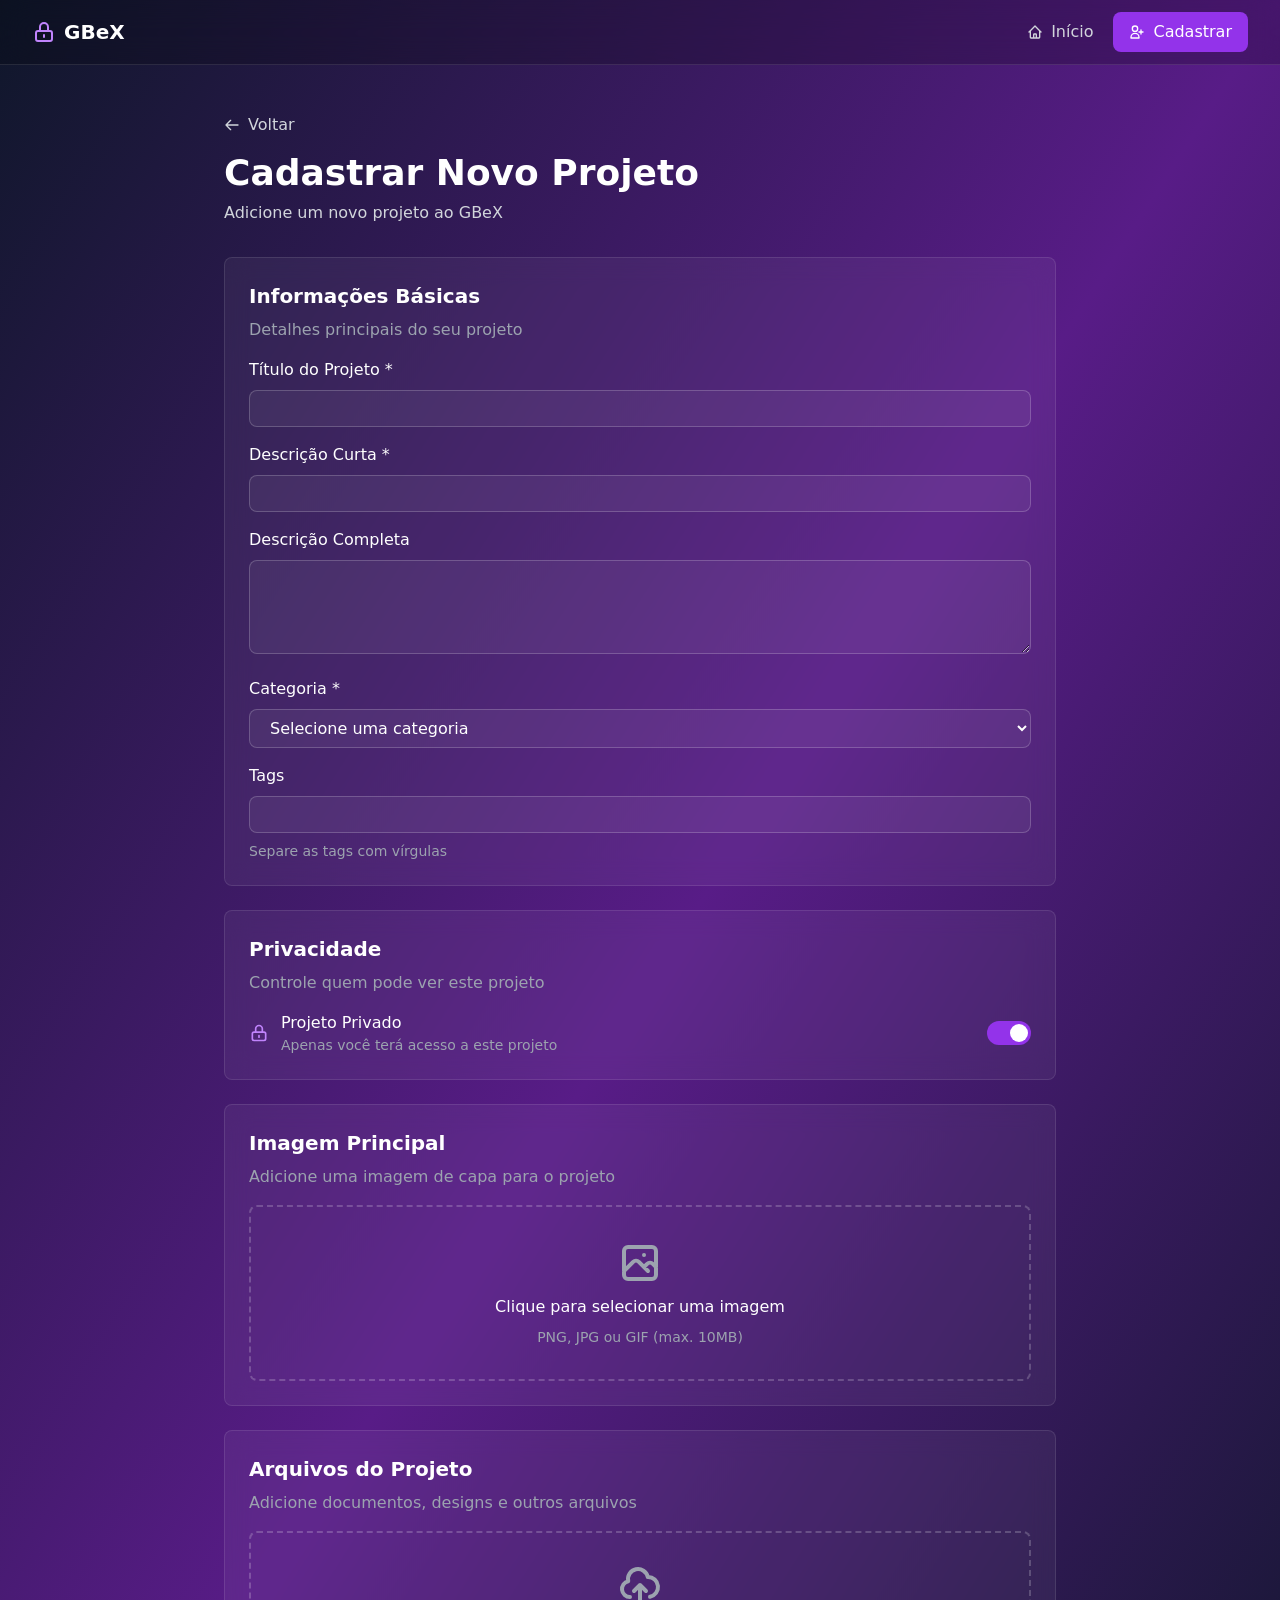
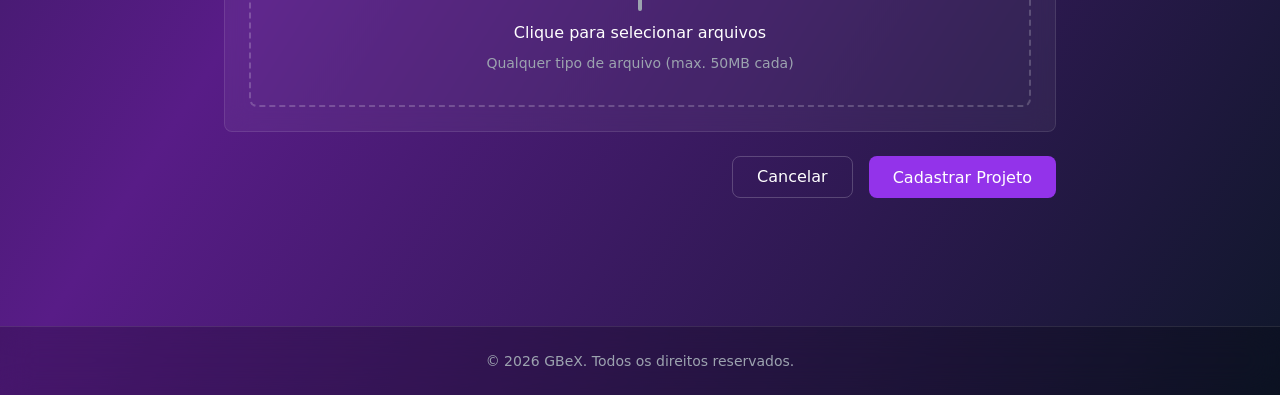
<file: register.html>
<!DOCTYPE html>
<html lang="pt-BR">
<head>
    <meta charset="UTF-8">
    <meta name="viewport" content="width=device-width, initial-scale=1.0">
    <title>GBeX - Cadastrar Projeto</title>
    <link rel="stylesheet" href="styles.css">
</head>
<body>
    <!-- Navigation -->
    <nav class="border-b border-white/10 bg-black/20 backdrop-blur-lg">
        <div class="max-w-7xl mx-auto px-4 sm:px-6 lg:px-8">
            <div class="flex items-center justify-between h-16">
                <div class="flex items-center gap-2">
                    <svg class="w-6 h-6 text-purple-400" fill="none" stroke="currentColor" viewBox="0 0 24 24">
                        <path stroke-linecap="round" stroke-linejoin="round" stroke-width="2" d="M12 15v2m-6 4h12a2 2 0 002-2v-6a2 2 0 00-2-2H6a2 2 0 00-2 2v6a2 2 0 002 2zm10-10V7a4 4 0 00-8 0v4h8z"></path>
                    </svg>
                    <span class="font-semibold text-white text-xl">GBeX</span>
                </div>
                <div class="flex gap-1">
                    <a href="index.html" class="flex items-center gap-2 px-4 py-2 rounded-lg text-gray-300 hover:bg-white/10 hover:text-white transition-colors">
                        <svg class="w-4 h-4" fill="none" stroke="currentColor" viewBox="0 0 24 24">
                            <path stroke-linecap="round" stroke-linejoin="round" stroke-width="2" d="M3 12l2-2m0 0l7-7 7 7M5 10v10a1 1 0 001 1h3m10-11l2 2m-2-2v10a1 1 0 01-1 1h-3m-6 0a1 1 0 001-1v-4a1 1 0 011-1h2a1 1 0 011 1v4a1 1 0 001 1m-6 0h6"></path>
                        </svg>
                        <span class="hidden sm:inline">Início</span>
                    </a>
                    <a href="register.html" class="flex items-center gap-2 px-4 py-2 rounded-lg bg-purple-600 text-white">
                        <svg class="w-4 h-4" fill="none" stroke="currentColor" viewBox="0 0 24 24">
                            <path stroke-linecap="round" stroke-linejoin="round" stroke-width="2" d="M18 9v3m0 0v3m0-3h3m-3 0h-3m-2-5a4 4 0 11-8 0 4 4 0 018 0zM3 20a6 6 0 0112 0v1H3v-1z"></path>
                        </svg>
                        <span class="hidden sm:inline">Cadastrar</span>
                    </a>
                </div>
            </div>
        </div>
    </nav>

    <!-- Main Content -->
    <main class="max-w-4xl mx-auto px-4 sm:px-6 lg:px-8 py-12">
        <!-- Header -->
        <div class="mb-8">
            <a href="index.html" class="inline-flex items-center gap-2 text-gray-300 hover:text-white mb-4 transition-colors">
                <svg class="w-4 h-4" fill="none" stroke="currentColor" viewBox="0 0 24 24">
                    <path stroke-linecap="round" stroke-linejoin="round" stroke-width="2" d="M10 19l-7-7m0 0l7-7m-7 7h18"></path>
                </svg>
                Voltar
            </a>
            <h1 class="text-4xl font-bold text-white mb-2">Cadastrar Novo Projeto</h1>
            <p class="text-gray-300">Adicione um novo projeto ao GBeX</p>
        </div>

        <form id="projectForm" class="space-y-6">
            <!-- Basic Info Card -->
            <div class="card rounded-lg p-6">
                <h2 class="text-white text-xl font-semibold mb-2">Informações Básicas</h2>
                <p class="text-gray-400 mb-4">Detalhes principais do seu projeto</p>

                <div class="space-y-4">
                    <div class="space-y-2">
                        <label for="title" class="block text-white">Título do Projeto *</label>
                        <input
                            type="text"
                            id="title"
                            name="title"
                            required
                            class="w-full px-4 py-2 rounded-lg bg-white/5 border border-white/20 text-white placeholder:text-gray-500 focus:outline-none focus:ring-2 focus:ring-purple-500"
                            placeholder="">
                    </div>

                    <div class="space-y-2">
                        <label for="description" class="block text-white">Descrição Curta *</label>
                        <input
                            type="text"
                            id="description"
                            name="description"
                            required
                            class="w-full px-4 py-2 rounded-lg bg-white/5 border border-white/20 text-white placeholder:text-gray-500 focus:outline-none focus:ring-2 focus:ring-purple-500"
                            placeholder="">
                    </div>

                    <div class="space-y-2">
                        <label for="fullDescription" class="block text-white">Descrição Completa</label>
                        <textarea
                            id="fullDescription"
                            name="fullDescription"
                            rows="4"
                            class="w-full px-4 py-2 rounded-lg bg-white/5 border border-white/20 text-white placeholder:text-gray-500 focus:outline-none focus:ring-2 focus:ring-purple-500"
                            placeholder=""></textarea>
                    </div>

                    <div class="space-y-2">
                        <label for="category" class="block text-white">Categoria *</label>
                        <select
                            id="category"
                            name="category"
                            required
                            class="w-full px-4 py-2 rounded-lg bg-white/5 border border-white/20 text-white focus:outline-none focus:ring-2 focus:ring-purple-500">
                            <option value="" class="bg-slate-900">Selecione uma categoria</option>
                            <option value="UI/UX Design" class="bg-slate-900">UI/UX Design</option>
                            <option value="Web Development" class="bg-slate-900">Web Development</option>
                            <option value="Mobile" class="bg-slate-900">Mobile</option>
                            <option value="Branding" class="bg-slate-900">Branding</option>
                            <option value="Ilustração" class="bg-slate-900">Ilustração</option>
                            <option value="Fotografia" class="bg-slate-900">Fotografia</option>
                            <option value="Outro" class="bg-slate-900">Outro</option>
                        </select>
                    </div>

                    <div class="space-y-2">
                        <label for="tags" class="block text-white">Tags</label>
                        <input
                            type="text"
                            id="tags"
                            name="tags"
                            class="w-full px-4 py-2 rounded-lg bg-white/5 border border-white/20 text-white placeholder:text-gray-500 focus:outline-none focus:ring-2 focus:ring-purple-500"
                            placeholder="">
                        <p class="text-sm text-gray-400">Separe as tags com vírgulas</p>
                    </div>
                </div>
            </div>

            <!-- Privacy Card -->
            <div class="card rounded-lg p-6">
                <h2 class="text-white text-xl font-semibold mb-2">Privacidade</h2>
                <p class="text-gray-400 mb-4">Controle quem pode ver este projeto</p>

                <div class="flex items-center justify-between">
                    <div class="flex items-center gap-3">
                        <svg class="w-5 h-5 text-purple-400" fill="none" stroke="currentColor" viewBox="0 0 24 24">
                            <path stroke-linecap="round" stroke-linejoin="round" stroke-width="2" d="M12 15v2m-6 4h12a2 2 0 002-2v-6a2 2 0 00-2-2H6a2 2 0 00-2 2v6a2 2 0 002 2zm10-10V7a4 4 0 00-8 0v4h8z"></path>
                        </svg>
                        <div>
                            <p class="text-white font-medium">Projeto Privado</p>
                            <p class="text-sm text-gray-400">Apenas você terá acesso a este projeto</p>
                        </div>
                    </div>
                    <label class="switch">
                        <input type="checkbox" id="isPrivate" name="isPrivate" checked>
                        <span class="slider"></span>
                    </label>
                </div>
            </div>

            <!-- Image Upload Card -->
            <div class="card rounded-lg p-6">
                <h2 class="text-white text-xl font-semibold mb-2">Imagem Principal</h2>
                <p class="text-gray-400 mb-4">Adicione uma imagem de capa para o projeto</p>

                <div class="border-2 border-dashed border-white/20 rounded-lg p-8 text-center hover:border-purple-500/50 transition-colors">
                    <input type="file" id="imageUpload" accept="image/*" class="hidden" onchange="updateImageLabel(this)">
                    <label for="imageUpload" class="cursor-pointer flex flex-col items-center gap-2">
                        <svg class="w-12 h-12 text-gray-400" fill="none" stroke="currentColor" viewBox="0 0 24 24">
                            <path stroke-linecap="round" stroke-linejoin="round" stroke-width="2" d="M4 16l4.586-4.586a2 2 0 012.828 0L16 16m-2-2l1.586-1.586a2 2 0 012.828 0L20 14m-6-6h.01M6 20h12a2 2 0 002-2V6a2 2 0 00-2-2H6a2 2 0 00-2 2v12a2 2 0 002 2z"></path>
                        </svg>
                        <p class="text-white" id="imageLabel">Clique para selecionar uma imagem</p>
                        <p class="text-sm text-gray-400">PNG, JPG ou GIF (max. 10MB)</p>
                    </label>
                </div>
            </div>

            <!-- Files Upload Card -->
            <div class="card rounded-lg p-6">
                <h2 class="text-white text-xl font-semibold mb-2">Arquivos do Projeto</h2>
                <p class="text-gray-400 mb-4">Adicione documentos, designs e outros arquivos</p>

                <div class="border-2 border-dashed border-white/20 rounded-lg p-8 text-center hover:border-purple-500/50 transition-colors">
                    <input type="file" id="filesUpload" multiple class="hidden" onchange="updateFilesLabel(this)">
                    <label for="filesUpload" class="cursor-pointer flex flex-col items-center gap-2">
                        <svg class="w-12 h-12 text-gray-400" fill="none" stroke="currentColor" viewBox="0 0 24 24">
                            <path stroke-linecap="round" stroke-linejoin="round" stroke-width="2" d="M7 16a4 4 0 01-.88-7.903A5 5 0 1115.9 6L16 6a5 5 0 011 9.9M15 13l-3-3m0 0l-3 3m3-3v12"></path>
                        </svg>
                        <p class="text-white" id="filesLabel">Clique para selecionar arquivos</p>
                        <p class="text-sm text-gray-400">Qualquer tipo de arquivo (max. 50MB cada)</p>
                    </label>
                </div>

                <div id="filesList" class="mt-4 space-y-2 hidden"></div>
            </div>

            <!-- Submit Buttons -->
            <div class="flex gap-4 justify-end">
                <a href="index.html" class="border border-white/20 text-white hover:bg-white/10 px-6 py-2 rounded-lg transition-colors">
                    Cancelar
                </a>
                <button type="submit" class="bg-purple-600 hover:bg-purple-700 text-white px-6 py-2 rounded-lg transition-colors">
                    Cadastrar Projeto
                </button>
            </div>
        </form>
    </main>

    <!-- Footer -->
    <footer class="border-t border-white/10 bg-black/20 backdrop-blur-lg mt-20">
        <div class="max-w-7xl mx-auto px-4 sm:px-6 lg:px-8 py-6">
            <p class="text-center text-gray-400 text-sm">
                © 2026 GBeX. Todos os direitos reservados.
            </p>
        </div>
    </footer>

    <script>
        function updateImageLabel(input) {
            const label = document.getElementById('imageLabel');
            if (input.files && input.files[0]) {
                label.textContent = input.files[0].name;
            } else {
                label.textContent = 'Clique para selecionar uma imagem';
            }
        }

        function updateFilesLabel(input) {
            const label = document.getElementById('filesLabel');
            const filesList = document.getElementById('filesList');

            if (input.files && input.files.length > 0) {
                label.textContent = input.files.length + ' arquivo(s) selecionado(s)';

                filesList.classList.remove('hidden');
                filesList.innerHTML = '<p class="text-white mb-2">Arquivos Selecionados:</p>';

                Array.from(input.files).forEach(function(file) {
                    const fileItem = document.createElement('div');
                    fileItem.className = 'flex items-center justify-between p-3 bg-white/5 rounded-lg';
                    fileItem.innerHTML =
                        '<span class="text-gray-300 text-sm">' + file.name + '</span>' +
                        '<span class="bg-purple-500/20 text-purple-300 rounded-full px-3 py-1 text-sm">' +
                        (file.size / 1024).toFixed(1) + ' KB</span>';
                    filesList.appendChild(fileItem);
                });
            } else {
                label.textContent = 'Clique para selecionar arquivos';
                filesList.classList.add('hidden');
            }
        }

        document.getElementById('projectForm').addEventListener('submit', function(e) {
            e.preventDefault();

            const formData = new FormData(this);
            const data = {
                title: formData.get('title'),
                description: formData.get('description'),
                fullDescription: formData.get('fullDescription'),
                category: formData.get('category'),
                tags: formData.get('tags'),
                isPrivate: document.getElementById('isPrivate').checked
            };

            console.log('Dados do projeto:', data);
            alert('Projeto cadastrado com sucesso!');

            setTimeout(function() {
                window.location.href = 'index.html';
            }, 1000);
        });
    </script>
</body>
</html>
</file>
<file: styles.css>
/* ======================
   RESET & BASE
   ====================== */
*, *::before, *::after {
    box-sizing: border-box;
    margin: 0;
    padding: 0;
}

body {
    font-family: ui-sans-serif, system-ui, -apple-system, BlinkMacSystemFont, "Segoe UI", Roboto, "Helvetica Neue", Arial, sans-serif;
    line-height: 1.5;
    -webkit-font-smoothing: antialiased;
    background: linear-gradient(to bottom right, #0f172a, #581c87, #0f172a);
    min-height: 100vh;
    color: #ffffff;
}

img, video {
    display: block;
    max-width: 100%;
}

input, textarea, select, button {
    font-family: inherit;
    font-size: inherit;
}

a {
    text-decoration: none;
    color: inherit;
}

button {
    cursor: pointer;
    background: none;
    border: none;
}

svg {
    flex-shrink: 0;
}

/* ======================
   CARD COMPONENT
   ====================== */
.card {
    background: rgba(255, 255, 255, 0.05);
    border: 1px solid rgba(255, 255, 255, 0.1);
    backdrop-filter: blur(12px);
    -webkit-backdrop-filter: blur(12px);
}

.card:hover {
    background: rgba(255, 255, 255, 0.1);
    transform: scale(1.05);
    transition: all 0.3s;
}

.gallery-img {
    transition: transform 0.3s;
}

.gallery-img:hover {
    transform: scale(1.1);
}

/* ======================
   TOGGLE SWITCH
   ====================== */
.switch {
    position: relative;
    display: inline-block;
    width: 44px;
    height: 24px;
    flex-shrink: 0;
}

.switch input {
    opacity: 0;
    width: 0;
    height: 0;
}

.slider {
    position: absolute;
    cursor: pointer;
    top: 0;
    left: 0;
    right: 0;
    bottom: 0;
    background-color: #4b5563;
    transition: .4s;
    border-radius: 24px;
}

.slider:before {
    position: absolute;
    content: "";
    height: 18px;
    width: 18px;
    left: 3px;
    bottom: 3px;
    background-color: white;
    transition: .4s;
    border-radius: 50%;
}

input:checked + .slider {
    background-color: #9333ea;
}

input:checked + .slider:before {
    transform: translateX(20px);
}

/* ======================
   LAYOUT
   ====================== */
.max-w-2xl { max-width: 42rem; }
.max-w-4xl { max-width: 56rem; }
.max-w-7xl { max-width: 80rem; }
.mx-auto    { margin-left: auto; margin-right: auto; }

/* ======================
   DISPLAY
   ====================== */
.block        { display: block; }
.inline-block { display: inline-block; }
.flex         { display: flex; }
.inline-flex  { display: inline-flex; }
.grid         { display: grid; }
.hidden       { display: none; }

/* ======================
   FLEXBOX
   ====================== */
.flex-col      { flex-direction: column; }
.flex-wrap     { flex-wrap: wrap; }
.flex-1        { flex: 1 1 0%; }
.items-center  { align-items: center; }
.items-start   { align-items: flex-start; }
.justify-between { justify-content: space-between; }
.justify-end     { justify-content: flex-end; }
.justify-center  { justify-content: center; }

/* ======================
   GRID
   ====================== */
.grid-cols-1 { grid-template-columns: repeat(1, minmax(0, 1fr)); }
.grid-cols-2 { grid-template-columns: repeat(2, minmax(0, 1fr)); }
.grid-cols-3 { grid-template-columns: repeat(3, minmax(0, 1fr)); }

/* ======================
   GAP
   ====================== */
.gap-1 { gap: 0.25rem; }
.gap-2 { gap: 0.5rem; }
.gap-3 { gap: 0.75rem; }
.gap-4 { gap: 1rem; }
.gap-6 { gap: 1.5rem; }
.gap-8 { gap: 2rem; }

/* ======================
   SPACE-Y (vertical stack)
   ====================== */
.space-y-2 > * + * { margin-top: 0.5rem; }
.space-y-3 > * + * { margin-top: 0.75rem; }
.space-y-4 > * + * { margin-top: 1rem; }
.space-y-6 > * + * { margin-top: 1.5rem; }
.space-y-8 > * + * { margin-top: 2rem; }

/* ======================
   SIZING
   ====================== */
.w-full  { width: 100%; }
.h-full  { height: 100%; }
.w-3     { width: 0.75rem; }
.h-3     { height: 0.75rem; }
.w-4     { width: 1rem; }
.h-4     { height: 1rem; }
.w-5     { width: 1.25rem; }
.h-5     { height: 1.25rem; }
.w-6     { width: 1.5rem; }
.h-6     { height: 1.5rem; }
.w-8     { width: 2rem; }
.h-8     { height: 2rem; }
.w-10    { width: 2.5rem; }
.h-10    { height: 2.5rem; }
.w-12    { width: 3rem; }
.h-12    { height: 3rem; }
.h-px    { height: 1px; }
.h-16    { height: 4rem; }
.h-48    { height: 12rem; }
.h-96    { height: 24rem; }

/* ======================
   PADDING
   ====================== */
.p-2  { padding: 0.5rem; }
.p-3  { padding: 0.75rem; }
.p-4  { padding: 1rem; }
.p-6  { padding: 1.5rem; }
.p-8  { padding: 2rem; }
.px-3 { padding-left: 0.75rem; padding-right: 0.75rem; }
.px-4 { padding-left: 1rem;    padding-right: 1rem; }
.px-6 { padding-left: 1.5rem;  padding-right: 1.5rem; }
.py-1 { padding-top: 0.25rem;  padding-bottom: 0.25rem; }
.py-2 { padding-top: 0.5rem;   padding-bottom: 0.5rem; }
.py-3 { padding-top: 0.75rem;  padding-bottom: 0.75rem; }
.py-6 { padding-top: 1.5rem;   padding-bottom: 1.5rem; }
.py-12{ padding-top: 3rem;     padding-bottom: 3rem; }

/* ======================
   MARGIN
   ====================== */
.mb-2  { margin-bottom: 0.5rem; }
.mb-3  { margin-bottom: 0.75rem; }
.mb-4  { margin-bottom: 1rem; }
.mb-6  { margin-bottom: 1.5rem; }
.mb-8  { margin-bottom: 2rem; }
.mb-16 { margin-bottom: 4rem; }
.mt-2  { margin-top: 0.5rem; }
.mt-4  { margin-top: 1rem; }
.mt-20 { margin-top: 5rem; }

/* ======================
   TYPOGRAPHY
   ====================== */
.text-xs   { font-size: 0.75rem;  line-height: 1rem; }
.text-sm   { font-size: 0.875rem; line-height: 1.25rem; }
.text-lg   { font-size: 1.125rem; line-height: 1.75rem; }
.text-xl   { font-size: 1.25rem;  line-height: 1.75rem; }
.text-3xl  { font-size: 1.875rem; line-height: 2.25rem; }
.text-4xl  { font-size: 2.25rem;  line-height: 2.5rem; }
.text-5xl  { font-size: 3rem;     line-height: 1; }
.font-medium  { font-weight: 500; }
.font-semibold{ font-weight: 600; }
.font-bold    { font-weight: 700; }
.leading-relaxed { line-height: 1.625; }
.text-center { text-align: center; }

/* ======================
   TEXT COLORS
   ====================== */
.text-white    { color: #ffffff; }
.text-gray-300 { color: #d1d5db; }
.text-gray-400 { color: #9ca3af; }
.text-purple-300 { color: #d8b4fe; }
.text-purple-400 { color: #c084fc; }
.text-red-400    { color: #f87171; }

/* ======================
   BACKGROUND COLORS
   ====================== */
.bg-purple-600    { background-color: #9333ea; }
.bg-purple-700    { background-color: #7e22ce; }
.bg-slate-900     { background-color: #0f172a; }
.bg-black\/20     { background-color: rgba(0,   0,   0,   0.2); }
.bg-white\/5      { background-color: rgba(255, 255, 255, 0.05); }
.bg-white\/10     { background-color: rgba(255, 255, 255, 0.1); }
.bg-purple-500\/20{ background-color: rgba(168, 85,  247, 0.2); }
.bg-purple-600\/20{ background-color: rgba(147, 51,  234, 0.2); }
.bg-purple-600\/90{ background-color: rgba(147, 51,  234, 0.9); }

/* ======================
   BORDERS
   ====================== */
.border   { border-width: 1px; border-style: solid; }
.border-b { border-bottom-width: 1px; border-bottom-style: solid; }
.border-t { border-top-width: 1px;    border-top-style: solid; }
.border-2 { border-width: 2px; border-style: solid; }
.border-dashed { border-style: dashed; }

.border-white\/10    { border-color: rgba(255, 255, 255, 0.1); }
.border-white\/20    { border-color: rgba(255, 255, 255, 0.2); }
.border-purple-500\/30 { border-color: rgba(168, 85,  247, 0.3); }
.border-red-500\/50    { border-color: rgba(239, 68,  68,  0.5); }

/* ======================
   BORDER RADIUS
   ====================== */
.rounded-lg   { border-radius: 0.5rem; }
.rounded-xl   { border-radius: 0.75rem; }
.rounded-full { border-radius: 9999px; }

/* ======================
   EFFECTS
   ====================== */
.backdrop-blur-lg { backdrop-filter: blur(16px); -webkit-backdrop-filter: blur(16px); }
.backdrop-blur-sm { backdrop-filter: blur(4px);  -webkit-backdrop-filter: blur(4px); }
.overflow-hidden  { overflow: hidden; }
.object-cover     { object-fit: cover; }
.cursor-pointer   { cursor: pointer; }

.transition-colors {
    transition: color 0.15s ease,
                background-color 0.15s ease,
                border-color 0.15s ease,
                fill 0.15s ease;
}

/* ======================
   POSITION
   ====================== */
.relative { position: relative; }
.absolute { position: absolute; }
.top-3    { top: 0.75rem; }
.right-3  { right: 0.75rem; }

/* ======================
   HOVER STATES
   ====================== */
.hover\:bg-white\/10:hover    { background-color: rgba(255, 255, 255, 0.1); }
.hover\:bg-purple-700:hover   { background-color: #7e22ce; }
.hover\:bg-red-500\/10:hover  { background-color: rgba(239, 68, 68, 0.1); }
.hover\:text-white:hover      { color: #ffffff; }
.hover\:text-purple-300:hover { color: #d8b4fe; }
.hover\:border-purple-500\/50:hover { border-color: rgba(168, 85, 247, 0.5); }

/* ======================
   FOCUS STATES
   ====================== */
.focus\:outline-none:focus { outline: none; }
.focus\:ring-2:focus {
    --ring-color: rgba(168, 85, 247, 0.5);
    box-shadow: 0 0 0 2px var(--ring-color);
}
.focus\:ring-purple-500 { --ring-color: rgba(168, 85, 247, 0.5); }

/* ======================
   PLACEHOLDER
   ====================== */
.placeholder\:text-gray-500::placeholder { color: #6b7280; }

/* ======================
   RESPONSIVE — sm: 640px
   ====================== */
@media (min-width: 640px) {
    .sm\:inline { display: inline; }
    .sm\:px-6   { padding-left: 1.5rem; padding-right: 1.5rem; }
}

/* ======================
   RESPONSIVE — md: 768px
   ====================== */
@media (min-width: 768px) {
    .md\:text-6xl   { font-size: 3.75rem; line-height: 1; }
    .md\:grid-cols-2{ grid-template-columns: repeat(2, minmax(0, 1fr)); }
    .md\:grid-cols-3{ grid-template-columns: repeat(3, minmax(0, 1fr)); }
    .md\:flex-row   { flex-direction: row; }
}

/* ======================
   RESPONSIVE — lg: 1024px
   ====================== */
@media (min-width: 1024px) {
    .lg\:px-8         { padding-left: 2rem; padding-right: 2rem; }
    .lg\:grid-cols-3  { grid-template-columns: repeat(3, minmax(0, 1fr)); }
    .lg\:col-span-2   { grid-column: span 2 / span 2; }
}
</file>
